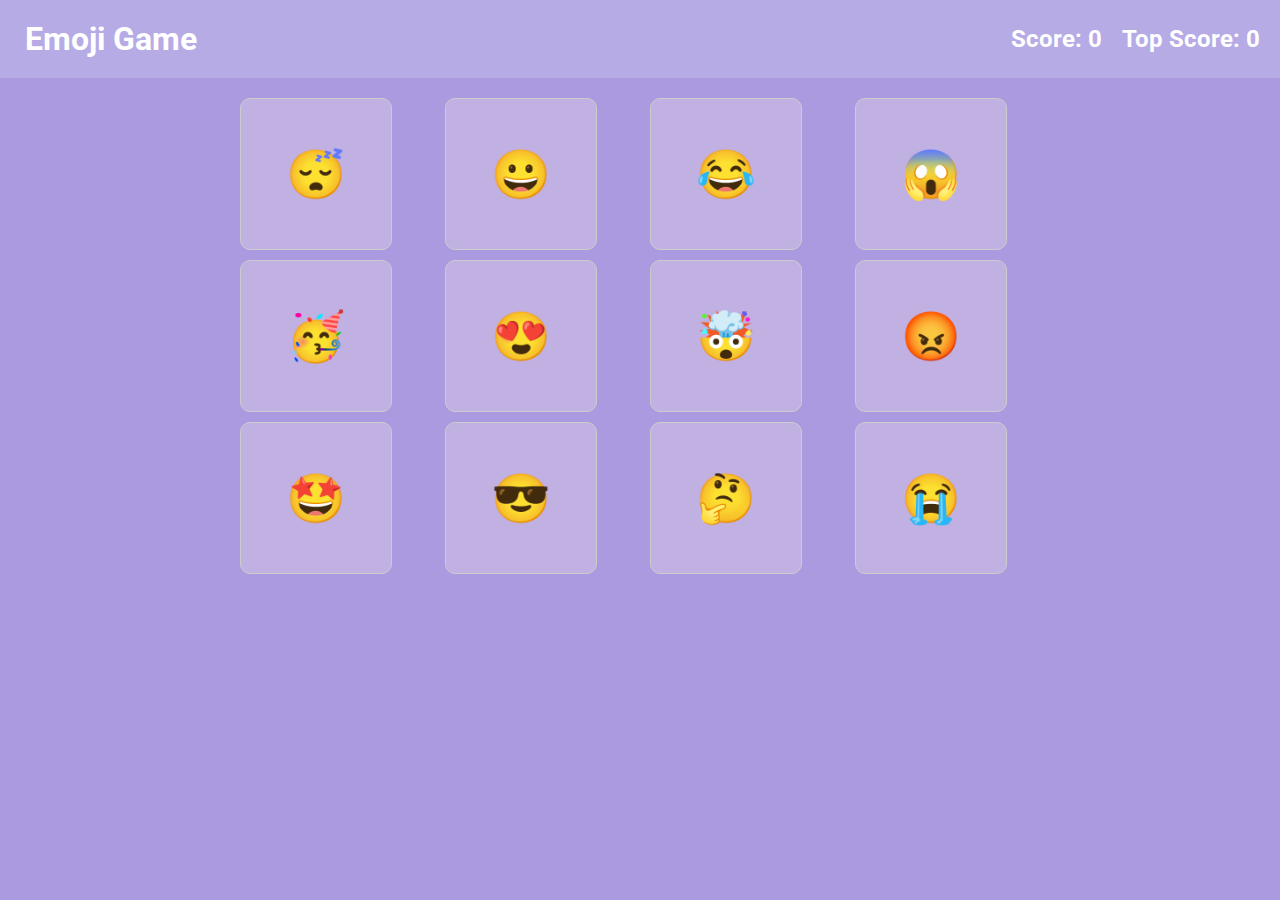
<file: index.html>
<!DOCTYPE html>
<html lang="en">
  <head>
    <meta charset="UTF-8" />
    <meta name="viewport" content="width=device-width, initial-scale=1.0" />
    <title>Emoji Game</title>
    <link rel="stylesheet" href="https://cdnjs.cloudflare.com/ajax/libs/font-awesome/6.6.0/css/all.min.css" integrity="sha512-Kc323vGBEqzTmouAECnVceyQqyqdsSiqLQISBL29aUW4U/M7pSPA/gEUZQqv1cwx4OnYxTxve5UMg5GT6L4JJg==" crossorigin="anonymous" referrerpolicy="no-referrer" />
    <link rel="stylesheet" href="style.css" />
  </head>
  <body>
    <div class="navbar">
      <h1><i class="fa-solid fa-dice-d20 emoji"></i> Emoji Game</h1>
      <div class="scoreboard">
        <div>Score: <span id="score">0</span></div>
        <div>Top Score: <span id="topScore">0</span></div>
      </div>
    </div>
    <div class="emoji-grid" id="emojiGrid"></div>
    <script src="main.js"></script>
  </body>
</html>
</file>
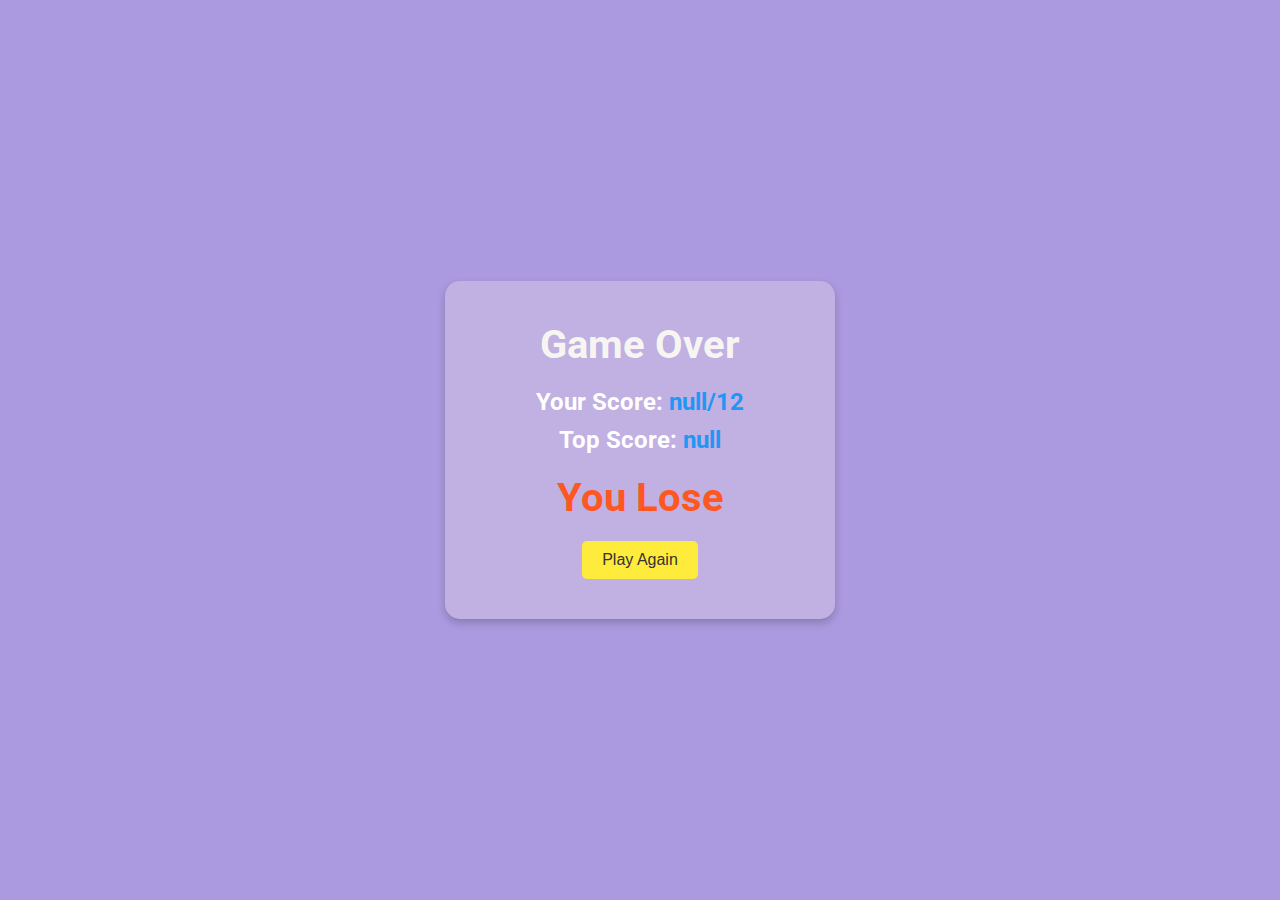
<file: gameover.html>
<!DOCTYPE html>
<html lang="en">
  <head>
    <meta charset="UTF-8" />
    <meta name="viewport" content="width=device-width, initial-scale=1.0" />
    <title>Game Over</title>
    <link rel="stylesheet" href="gameover.css" />
  </head>
  <body>
    <div class="gameover-container">
      <div class="content">
        <h1>Game Over</h1>
        <div class="scoreboard" id="scoreboard">
          <div>Your Score: <span id="finalScore">0</span></div>
          <div>Top Score: <span id="finalTopScore">0</span></div>
        </div>
        <div id="loseMessage" style="display: none">You Lose</div>
        <div id="congratsMessage" style="display: none">
          Congratulations! You got a perfect score!
        </div>
        <button onclick="restartGame()">Play Again</button>
      </div>
    </div>
    <script>
      document.addEventListener("DOMContentLoaded", () => {
        const finalScore = localStorage.getItem("score");
        const finalTopScore = localStorage.getItem("topScore");
        if (finalScore === "12") {
          document.getElementById("congratsMessage").style.display = "block";
        } else {
          document.getElementById("loseMessage").style.display = "block";
        }
        document.getElementById("finalScore").textContent = `${finalScore}/12`;
        document.getElementById(
          "finalTopScore"
        ).textContent = `${finalTopScore}`;
      });

      function restartGame() {
        window.location.href = "index.html";
      }
    </script>
  </body>
</html>
</file>
<file: style.css>
@import url('https://fonts.googleapis.com/css2?family=Roboto:wght@400;700&display=swap');

body {
  font-family: 'Roboto', sans-serif; /* Updated font family */
  background-color: #ab9adf; /* Updated background color */
  margin: 0;
  padding: 0;
}

.navbar {
  display: flex;
  justify-content: space-between;
  align-items: center;
  background-color: #b7abe6; /* Navbar background color */
  color: white; /* Text color remains white */
  padding: 20px 20px;
}

h1 {
  margin: 0;
  /* font-size: 1.5em; */
  display: flex;
  align-items: center;
}

.icon {
  margin-right: 10px; /* Add margin to the right of the icon */
}

.emoji{
    font-size: 50px;
    margin-right: 5px;
}
.scoreboard {
  display: flex;
  gap: 20px;
  font-size: 1.5rem;
  font-weight: bold;
}

.scoreboard div {
  font-size: 1em;
}

.emoji-grid {
  display: grid;
  grid-template-columns: repeat(4, 1fr);
  column-gap: 20px; /* Horizontal gap */
  row-gap: 10px; /* Decreased vertical gap */
  max-width: 800px; /* Increased max-width for larger grid */
  margin: 20px auto;
}

.emoji-grid div {
  background-color: #c1b0e2; /* Updated background color */
  border: 1px solid #ccc;
  border-radius: 10px; /* Rounded borders */
  width: 150px; /* Increased width */
  height: 150px; /* Increased height */
  font-size: 3em; /* Increased font size */
  cursor: pointer;
  transition: background-color 0.3s;
  display: flex;
  justify-content: center;
  align-items: center;
}

.emoji-grid div:hover {
  background-color: #b7abe6;
}
</file>
<file: gameover.css>
@import url("https://fonts.googleapis.com/css2?family=Roboto:wght@400;700&display=swap");

body {
  font-family: "Roboto", sans-serif; /* Updated font family */
  background-color: #ab9adf; /* Updated background color */
  margin: 0;
  padding: 0;
  display: flex;
  justify-content: center;
  align-items: center;
  height: 100vh;
}

.gameover-container {
  background-color: #c1b0e2; /* Card background color */
  color: white; /* Text color */
  padding: 40px 20px; /* Increased padding for better spacing */
  border-radius: 15px; /* More rounded borders */
  text-align: center;
  box-shadow: 0 4px 8px rgba(0, 0, 0, 0.2); /* Slightly darker shadow */
  width: 350px; /* Fixed width for the card */
}

h1 {
  margin: 0 0 20px 0;
  font-size: 2.5em; /* Larger font size for the heading */
  color: #f6f5f1; /* Yellow color for the heading */
}

.scoreboard {
  display: flex;
  flex-direction: column;
  gap: 10px;
  margin-bottom: 20px;
}

.scoreboard div {
  font-size: 1.5em; /* Larger font size for the scoreboard */
  color: white; /* White color for the text */
  font-weight: bold; /* Bold text */
}

.scoreboard span {
  color: #2196f3; /* Blue color for the score */
  font-weight: bold;
  
}

#loseMessage {
  font-size: 2.5em; /* Increased font size */
  font-weight: bold; /* Bold text */
  margin-bottom: 20px;
  color: #ff5722; /* Orange color for the lose message */
}

button {
  padding: 10px 20px;
  font-size: 1em;
  color: #333; /* Dark text color */
  background-color: #ffeb3b; /* Yellow background color */
  border: none;
  border-radius: 5px;
  cursor: pointer;
  transition: background-color 0.3s;
}

button:hover {
  background-color: #fdd835; /* Darker yellow on hover */
  color: #333; /* Dark text color on hover */
}
</file>
